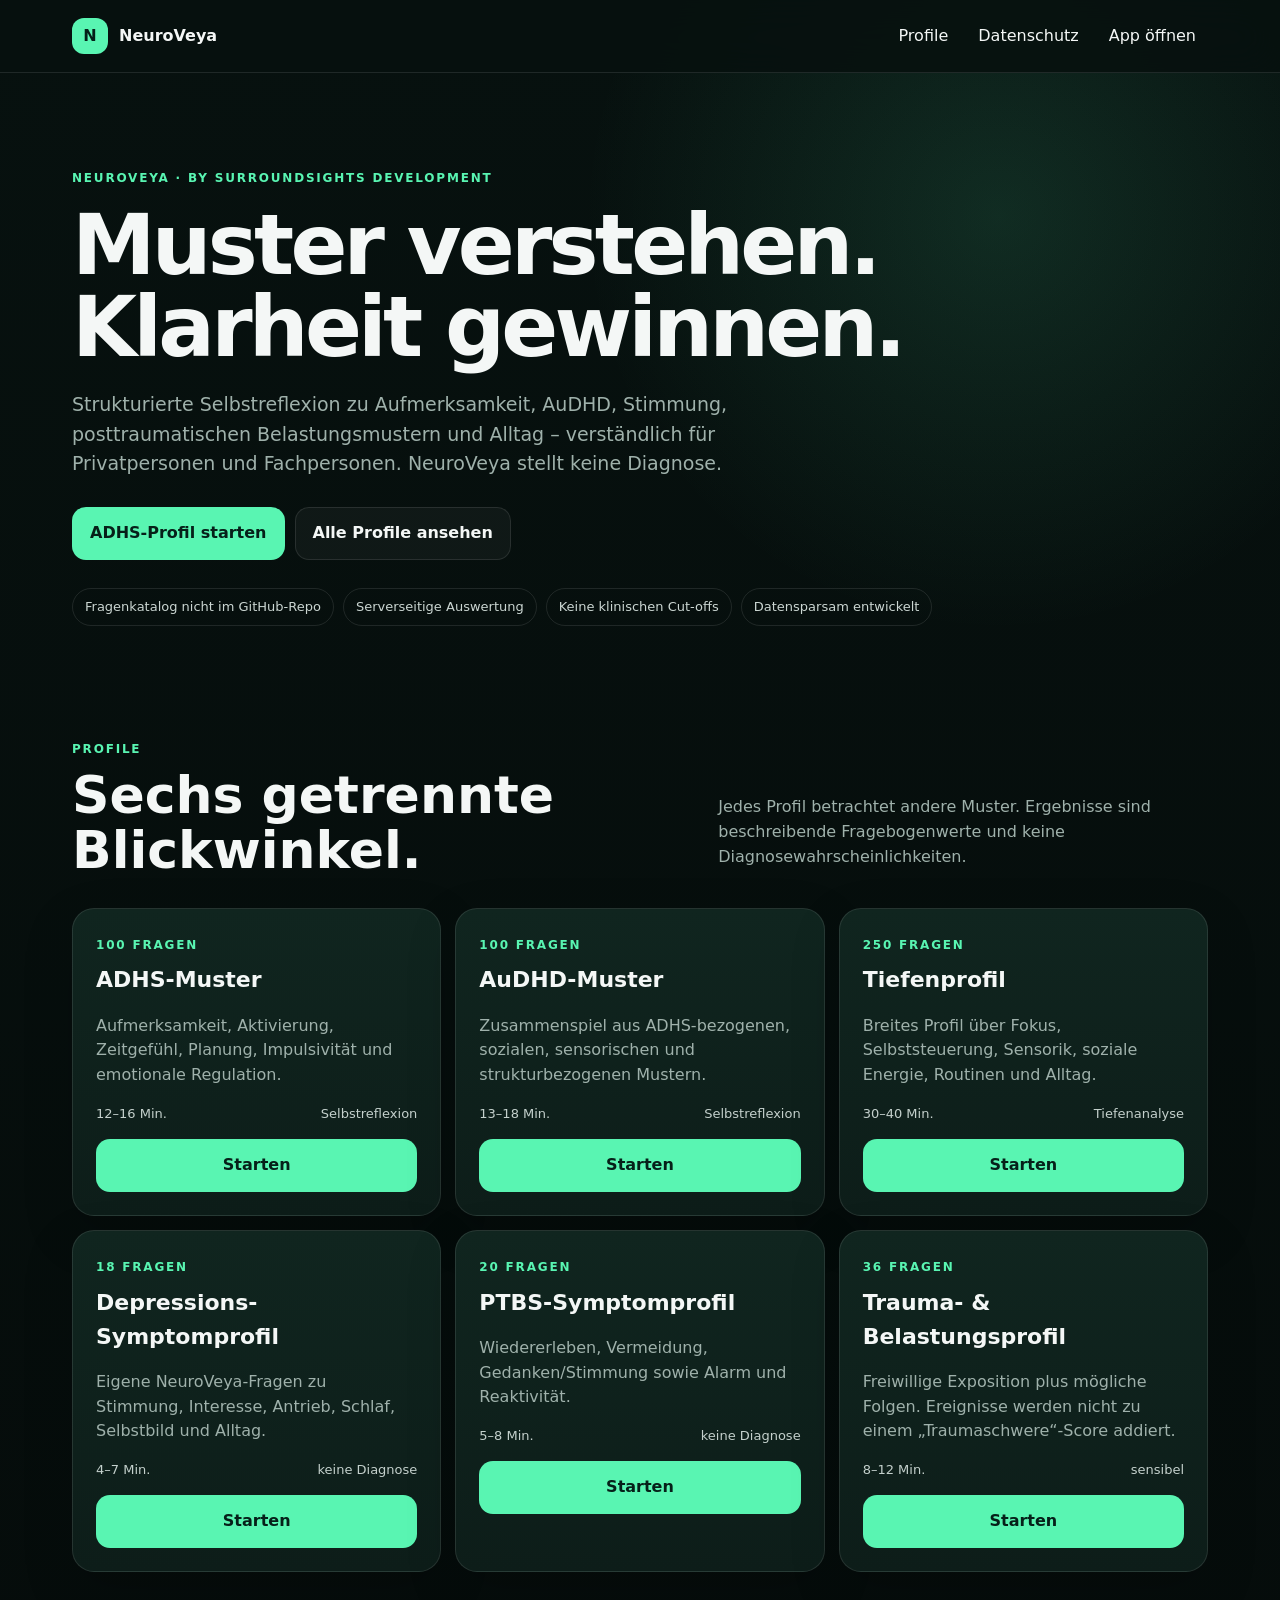
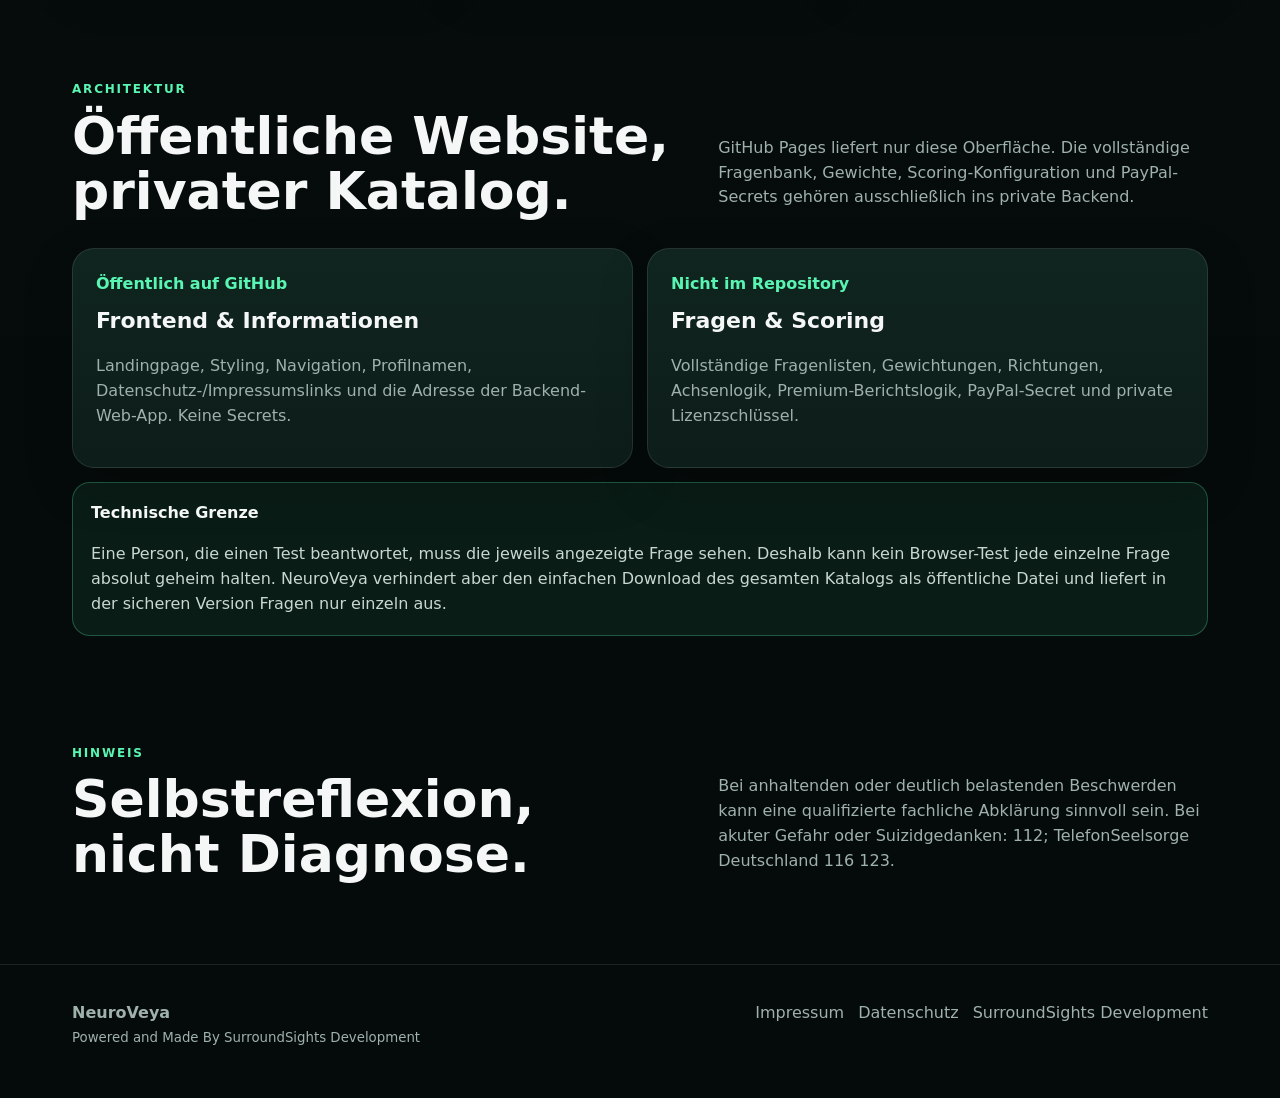
<file: index.html>
<!doctype html>
<html lang="de">
<head>
<meta charset="utf-8">
<meta name="viewport" content="width=device-width,initial-scale=1">
<meta name="description" content="NeuroVeya – verständliche Selbstreflexion zu ADHS, AuDHD, Depression, PTBS und Belastungsmustern. Der vollständige Fragenkatalog bleibt außerhalb des öffentlichen GitHub-Repositories.">
<link rel="canonical" href="https://surroundsights.de/neuroveya/">
<meta name="theme-color" content="#07110f">
<title>NeuroVeya · Muster verstehen. Klarheit gewinnen.</title>
<link rel="stylesheet" href="styles.css">
</head>
<body>
<header class="top"><div class="wrap">
  <a class="brand" href="./"><span class="mark">N</span><span>NeuroVeya</span></a>
  <nav class="nav"><a href="#profile">Profile</a><a href="#schutz">Datenschutz</a><button data-open-app>App öffnen</button></nav>
</div></header>

<main>
<section class="hero"><div class="wrap">
  <span class="eyebrow">NeuroVeya · by SurroundSights Development</span>
  <h1>Muster verstehen.<br>Klarheit gewinnen.</h1>
  <p>Strukturierte Selbstreflexion zu Aufmerksamkeit, AuDHD, Stimmung, posttraumatischen Belastungsmustern und Alltag – verständlich für Privatpersonen und Fachpersonen. NeuroVeya stellt keine Diagnose.</p>
  <div class="actions"><button class="btn primary" data-start="adhd">ADHS-Profil starten</button><button class="btn secondary" data-open-app>Alle Profile ansehen</button></div>
  <div class="trust"><span class="pill">Fragenkatalog nicht im GitHub-Repo</span><span class="pill">Serverseitige Auswertung</span><span class="pill">Keine klinischen Cut-offs</span><span class="pill">Datensparsam entwickelt</span></div>
</div></section>

<section id="profile" class="section"><div class="wrap">
  <div class="section-head"><div><span class="eyebrow">Profile</span><h2>Sechs getrennte Blickwinkel.</h2></div><p>Jedes Profil betrachtet andere Muster. Ergebnisse sind beschreibende Fragebogenwerte und keine Diagnosewahrscheinlichkeiten.</p></div>
  <div class="grid">
    <article class="card"><span class="eyebrow">100 Fragen</span><h3>ADHS-Muster</h3><p>Aufmerksamkeit, Aktivierung, Zeitgefühl, Planung, Impulsivität und emotionale Regulation.</p><div class="meta"><span>12–16 Min.</span><span>Selbstreflexion</span></div><button class="btn primary" data-start="adhd">Starten</button></article>
    <article class="card"><span class="eyebrow">100 Fragen</span><h3>AuDHD-Muster</h3><p>Zusammenspiel aus ADHS-bezogenen, sozialen, sensorischen und strukturbezogenen Mustern.</p><div class="meta"><span>13–18 Min.</span><span>Selbstreflexion</span></div><button class="btn primary" data-start="audhd">Starten</button></article>
    <article class="card"><span class="eyebrow">250 Fragen</span><h3>Tiefenprofil</h3><p>Breites Profil über Fokus, Selbststeuerung, Sensorik, soziale Energie, Routinen und Alltag.</p><div class="meta"><span>30–40 Min.</span><span>Tiefenanalyse</span></div><button class="btn primary" data-start="deep">Starten</button></article>
    <article class="card"><span class="eyebrow">18 Fragen</span><h3>Depressions-Symptomprofil</h3><p>Eigene NeuroVeya-Fragen zu Stimmung, Interesse, Antrieb, Schlaf, Selbstbild und Alltag.</p><div class="meta"><span>4–7 Min.</span><span>keine Diagnose</span></div><button class="btn primary" data-start="depression">Starten</button></article>
    <article class="card"><span class="eyebrow">20 Fragen</span><h3>PTBS-Symptomprofil</h3><p>Wiedererleben, Vermeidung, Gedanken/Stimmung sowie Alarm und Reaktivität.</p><div class="meta"><span>5–8 Min.</span><span>keine Diagnose</span></div><button class="btn primary" data-start="ptsd">Starten</button></article>
    <article class="card"><span class="eyebrow">36 Fragen</span><h3>Trauma- & Belastungsprofil</h3><p>Freiwillige Exposition plus mögliche Folgen. Ereignisse werden nicht zu einem „Traumaschwere“-Score addiert.</p><div class="meta"><span>8–12 Min.</span><span>sensibel</span></div><button class="btn primary" data-start="trauma">Starten</button></article>
  </div>
</div></section>

<section id="schutz" class="section"><div class="wrap">
  <div class="section-head"><div><span class="eyebrow">Architektur</span><h2>Öffentliche Website, privater Katalog.</h2></div><p>GitHub Pages liefert nur diese Oberfläche. Die vollständige Fragenbank, Gewichte, Scoring-Konfiguration und PayPal-Secrets gehören ausschließlich ins private Backend.</p></div>
  <div class="security">
    <article class="card"><strong>Öffentlich auf GitHub</strong><h3>Frontend & Informationen</h3><p>Landingpage, Styling, Navigation, Profilnamen, Datenschutz-/Impressumslinks und die Adresse der Backend-Web-App. Keine Secrets.</p></article>
    <article class="card"><strong>Nicht im Repository</strong><h3>Fragen & Scoring</h3><p>Vollständige Fragenlisten, Gewichtungen, Richtungen, Achsenlogik, Premium-Berichtslogik, PayPal-Secret und private Lizenzschlüssel.</p></article>
  </div>
  <div class="notice" style="margin-top:14px"><strong>Technische Grenze</strong><p>Eine Person, die einen Test beantwortet, muss die jeweils angezeigte Frage sehen. Deshalb kann kein Browser-Test jede einzelne Frage absolut geheim halten. NeuroVeya verhindert aber den einfachen Download des gesamten Katalogs als öffentliche Datei und liefert in der sicheren Version Fragen nur einzeln aus.</p></div>
</div></section>

<section class="section"><div class="wrap">
  <div class="section-head"><div><span class="eyebrow">Hinweis</span><h2>Selbstreflexion, nicht Diagnose.</h2></div><p>Bei anhaltenden oder deutlich belastenden Beschwerden kann eine qualifizierte fachliche Abklärung sinnvoll sein. Bei akuter Gefahr oder Suizidgedanken: 112; TelefonSeelsorge Deutschland 116 123.</p></div>
</div></section>
</main>

<footer class="footer"><div class="wrap"><div><strong>NeuroVeya</strong><br><small>Powered and Made By SurroundSights Development</small></div><nav><a href="/impressum.html">Impressum</a><a href="datenschutz.html">Datenschutz</a><a href="/">SurroundSights Development</a></nav></div></footer>

<div id="backendModal" class="modal hidden"><div class="modal-card">
  <h2>Backend noch nicht verbunden</h2>
  <p>Die öffentliche GitHub-Seite ist bereit. Nach dem Deployment des privaten NeuroVeya-GAS-v8-Backends muss nur dessen <code>/exec</code>-Adresse in <code>neuroveya/backend-config.js</code> eingetragen werden.</p>
  <button class="btn primary" data-close-modal>Verstanden</button>
</div></div>
<script src="backend-config.js"></script>
<script src="app.js"></script>
</body>
</html>
</file>
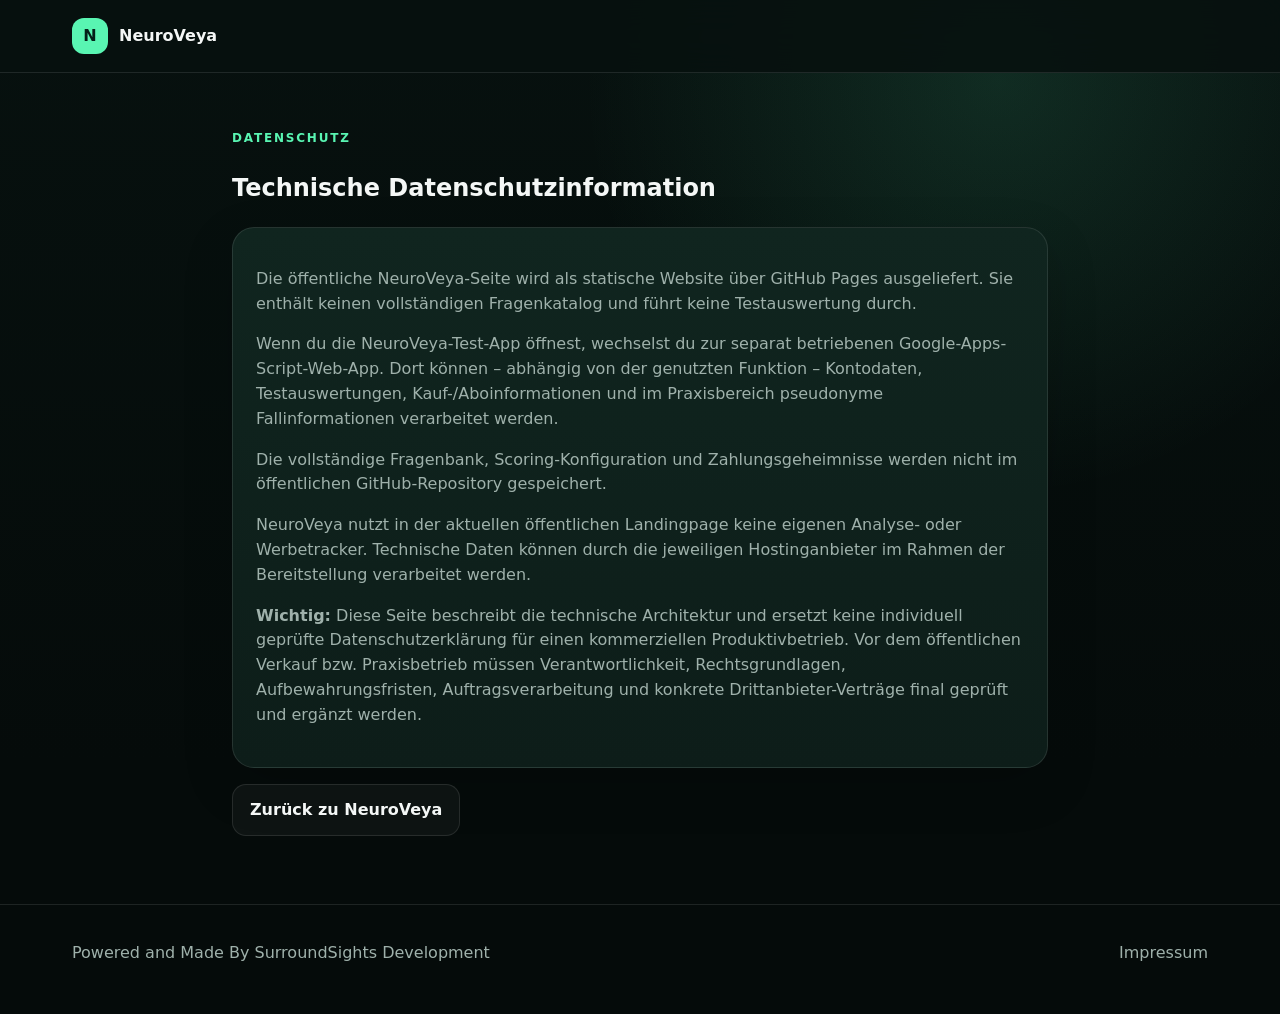
<file: datenschutz.html>
<!doctype html>
<html lang="de"><head><meta charset="utf-8"><meta name="viewport" content="width=device-width,initial-scale=1"><meta name="robots" content="noindex"><title>Datenschutz · NeuroVeya</title><link rel="stylesheet" href="styles.css"></head>
<body><header class="top"><div class="wrap"><a class="brand" href="./"><span class="mark">N</span><span>NeuroVeya</span></a></div></header>
<main><section class="section"><div class="wrap" style="max-width:860px"><span class="eyebrow">Datenschutz</span><h1>Technische Datenschutzinformation</h1>
<div class="card"><p>Die öffentliche NeuroVeya-Seite wird als statische Website über GitHub Pages ausgeliefert. Sie enthält keinen vollständigen Fragenkatalog und führt keine Testauswertung durch.</p>
<p>Wenn du die NeuroVeya-Test-App öffnest, wechselst du zur separat betriebenen Google-Apps-Script-Web-App. Dort können – abhängig von der genutzten Funktion – Kontodaten, Testauswertungen, Kauf-/Aboinformationen und im Praxisbereich pseudonyme Fallinformationen verarbeitet werden.</p>
<p>Die vollständige Fragenbank, Scoring-Konfiguration und Zahlungsgeheimnisse werden nicht im öffentlichen GitHub-Repository gespeichert.</p>
<p>NeuroVeya nutzt in der aktuellen öffentlichen Landingpage keine eigenen Analyse- oder Werbetracker. Technische Daten können durch die jeweiligen Hostinganbieter im Rahmen der Bereitstellung verarbeitet werden.</p>
<p><strong>Wichtig:</strong> Diese Seite beschreibt die technische Architektur und ersetzt keine individuell geprüfte Datenschutzerklärung für einen kommerziellen Produktivbetrieb. Vor dem öffentlichen Verkauf bzw. Praxisbetrieb müssen Verantwortlichkeit, Rechtsgrundlagen, Aufbewahrungsfristen, Auftragsverarbeitung und konkrete Drittanbieter-Verträge final geprüft und ergänzt werden.</p></div>
<p><a class="btn secondary" href="./">Zurück zu NeuroVeya</a></p></div></section></main>
<footer class="footer"><div class="wrap"><div>Powered and Made By SurroundSights Development</div><nav><a href="/impressum.html">Impressum</a></nav></div></footer></body></html>
</file>
<file: styles.css>
:root{--bg:#07110f;--bg2:#0a1714;--panel:#0d1d19;--panel2:#10251f;--text:#f4f7f6;--muted:#9fb1ab;--line:rgba(255,255,255,.10);--accent:#59f5b2;--accent2:#17b982;--radius:22px;--max:1180px}
*{box-sizing:border-box}html{scroll-behavior:smooth}body{margin:0;background:radial-gradient(circle at 78% 8%,rgba(89,245,178,.12),transparent 26rem),linear-gradient(180deg,var(--bg),#050b0a 75%);color:var(--text);font-family:Inter,ui-sans-serif,system-ui,-apple-system,BlinkMacSystemFont,"Segoe UI",sans-serif;line-height:1.55}a{color:inherit;text-decoration:none}button{font:inherit}.wrap{max-width:var(--max);margin:auto;padding:0 22px}.top{position:sticky;top:0;z-index:20;background:rgba(7,17,15,.9);backdrop-filter:blur(18px);border-bottom:1px solid var(--line)}.top .wrap{height:72px;display:flex;align-items:center;justify-content:space-between}.brand{display:flex;gap:11px;align-items:center;font-weight:850}.mark{display:grid;place-items:center;width:36px;height:36px;border-radius:12px;background:var(--accent);color:#052019;font-weight:900}.nav{display:flex;gap:6px;align-items:center}.nav a,.nav button{background:none;border:0;color:var(--text);padding:10px 12px;border-radius:12px;cursor:pointer}.nav a:hover,.nav button:hover{background:rgba(255,255,255,.06)}.hero{padding:92px 0 58px}.eyebrow{font-size:12px;letter-spacing:.15em;text-transform:uppercase;color:var(--accent);font-weight:850}.hero h1{font-size:clamp(44px,8vw,84px);line-height:.98;letter-spacing:-.045em;max-width:980px;margin:14px 0 22px}.hero p{max-width:760px;color:var(--muted);font-size:19px}.actions{display:flex;flex-wrap:wrap;gap:10px;margin-top:28px}.btn{display:inline-flex;align-items:center;justify-content:center;border-radius:14px;padding:13px 17px;font-weight:800;cursor:pointer;border:1px solid transparent}.primary{background:var(--accent);color:#062019}.secondary{background:rgba(255,255,255,.04);border-color:var(--line);color:var(--text)}.trust{display:flex;flex-wrap:wrap;gap:9px;margin-top:28px}.pill{border:1px solid var(--line);padding:8px 12px;border-radius:999px;color:#cbd6d2;font-size:13px}.section{padding:52px 0}.section-head{display:grid;grid-template-columns:1fr .8fr;gap:34px;align-items:end;margin-bottom:22px}.section-head h2{font-size:clamp(32px,5vw,52px);line-height:1.05;margin:8px 0}.section-head p{color:var(--muted)}.grid{display:grid;grid-template-columns:repeat(3,1fr);gap:14px}.card{background:linear-gradient(180deg,var(--panel2),var(--panel));border:1px solid var(--line);border-radius:var(--radius);padding:23px;box-shadow:0 18px 50px rgba(0,0,0,.17)}.card h3{font-size:22px;margin:7px 0}.card p{color:var(--muted)}.meta{display:flex;justify-content:space-between;font-size:13px;color:#c4d0cc;margin:15px 0}.card .btn{width:100%}.security{display:grid;grid-template-columns:1fr 1fr;gap:14px}.security .card strong{color:var(--accent)}.notice{padding:18px;border-radius:18px;border:1px solid rgba(89,245,178,.28);background:rgba(89,245,178,.07)}.notice p{margin-bottom:0;color:#c9d7d2}.footer{border-top:1px solid var(--line);padding:36px 0 48px;color:var(--muted)}.footer .wrap{display:flex;justify-content:space-between;gap:24px;flex-wrap:wrap}.footer nav{display:flex;gap:14px;flex-wrap:wrap}.modal{position:fixed;inset:0;background:rgba(0,0,0,.65);display:grid;place-items:center;padding:18px;z-index:100}.modal-card{width:min(520px,100%);background:#0d1d19;border:1px solid var(--line);padding:24px;border-radius:20px}.modal-card h2{margin-top:0}.modal-card p{color:var(--muted)}.hidden{display:none!important}
@media(max-width:900px){.grid{grid-template-columns:1fr 1fr}.section-head,.security{grid-template-columns:1fr}.hero{padding-top:60px}}@media(max-width:640px){.grid{grid-template-columns:1fr}.nav a:nth-child(1),.nav a:nth-child(2){display:none}.hero h1{font-size:48px}.wrap{padding:0 15px}}
</file>
